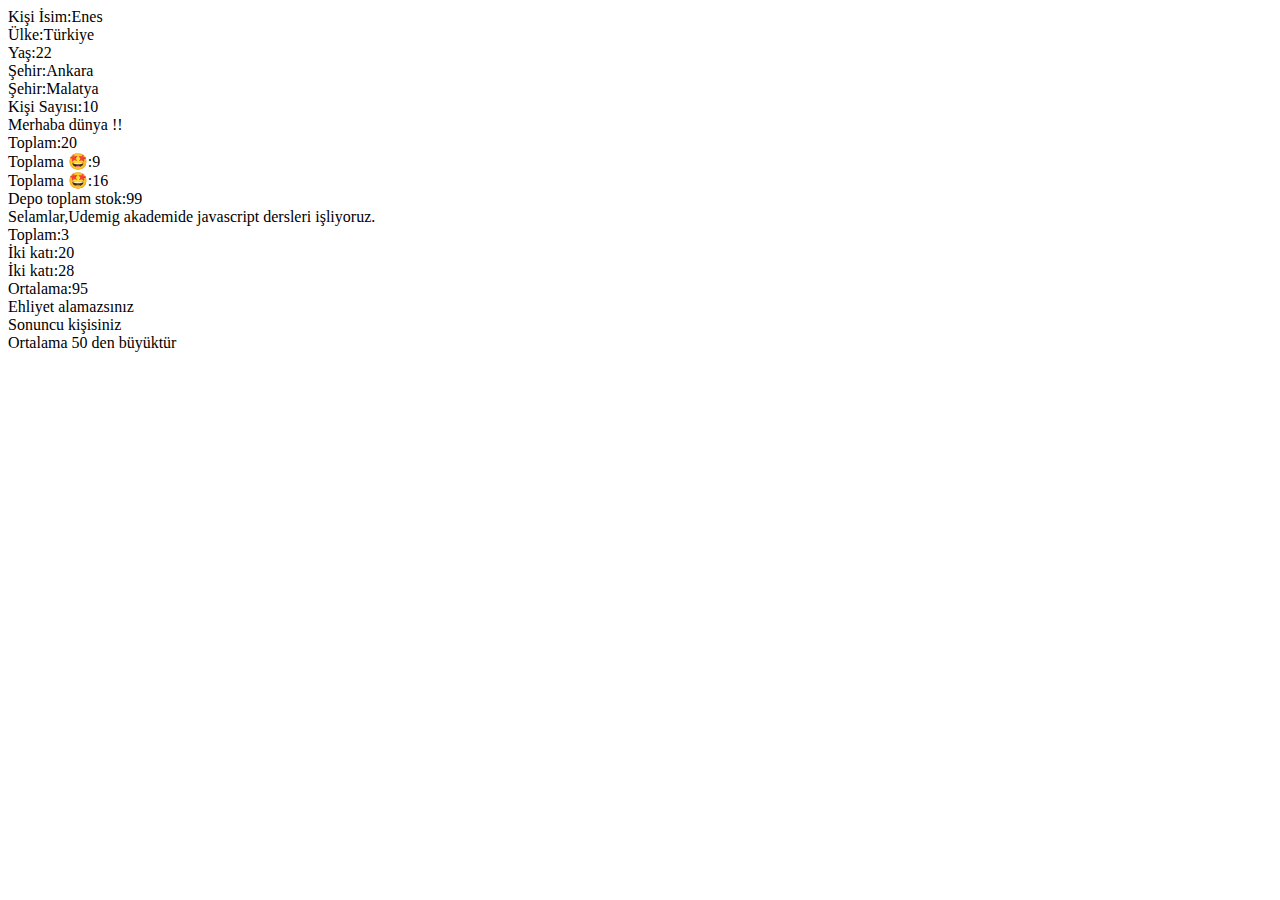
<file: ders-1/index.html>
<!DOCTYPE html>
<html lang="en">
  <head>
    <meta charset="UTF-8" />
    <meta name="viewport" content="width=device-width, initial-scale=1.0" />
    <title>Js Ders-1</title>
  </head>
  <body>
    <!-- * Js Bağlantı -->
    <script src="./main.js"></script>
  </body>
</html>
</file>
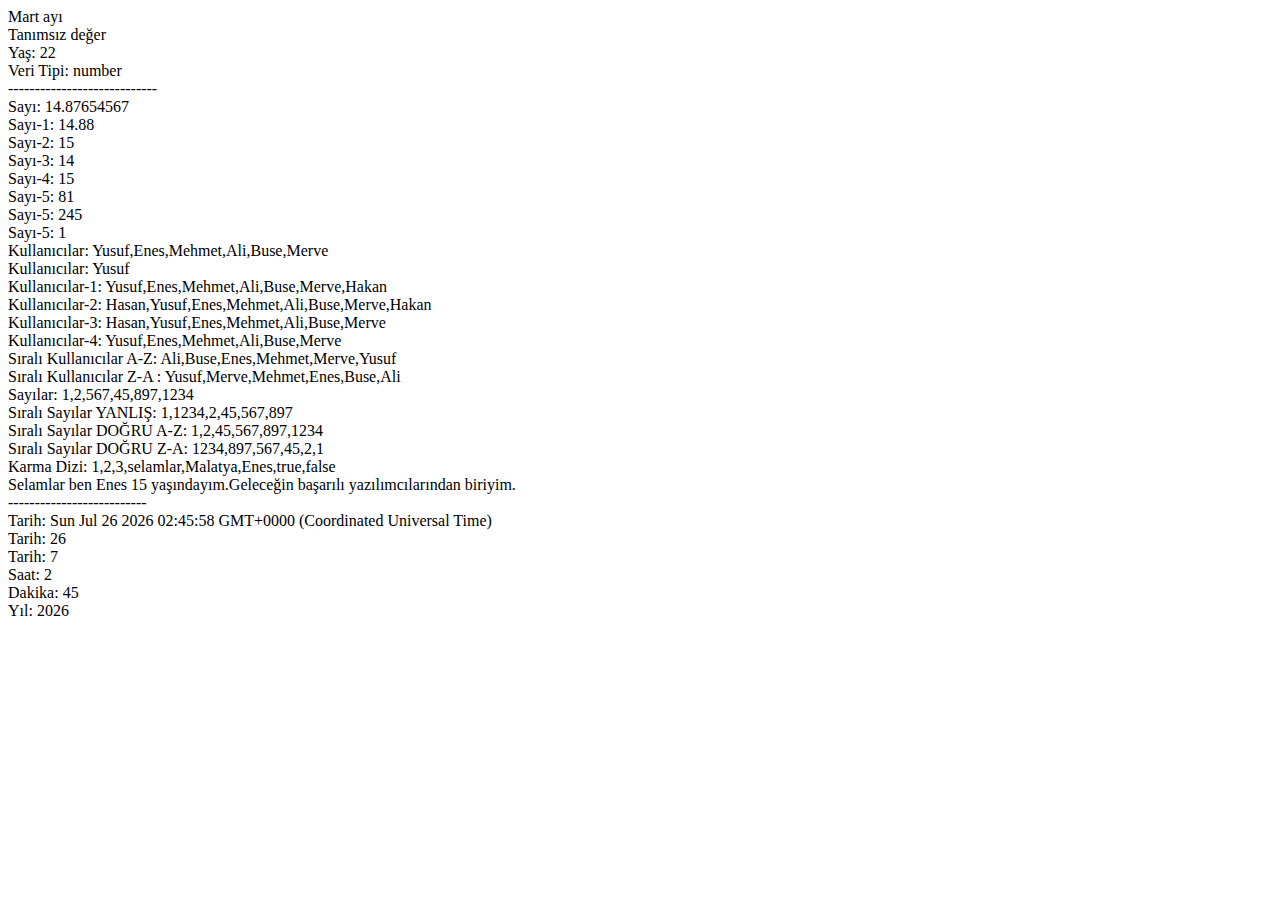
<file: ders-2/index.html>
<!DOCTYPE html>
<html lang="en">
  <head>
    <meta charset="UTF-8" />
    <meta name="viewport" content="width=device-width, initial-scale=1.0" />
    <title>Ders-2</title>
  </head>
  <body>
    <!-- * Js Bağlantı -->
    <script src="./main.js"></script>
  </body>
</html>
</file>
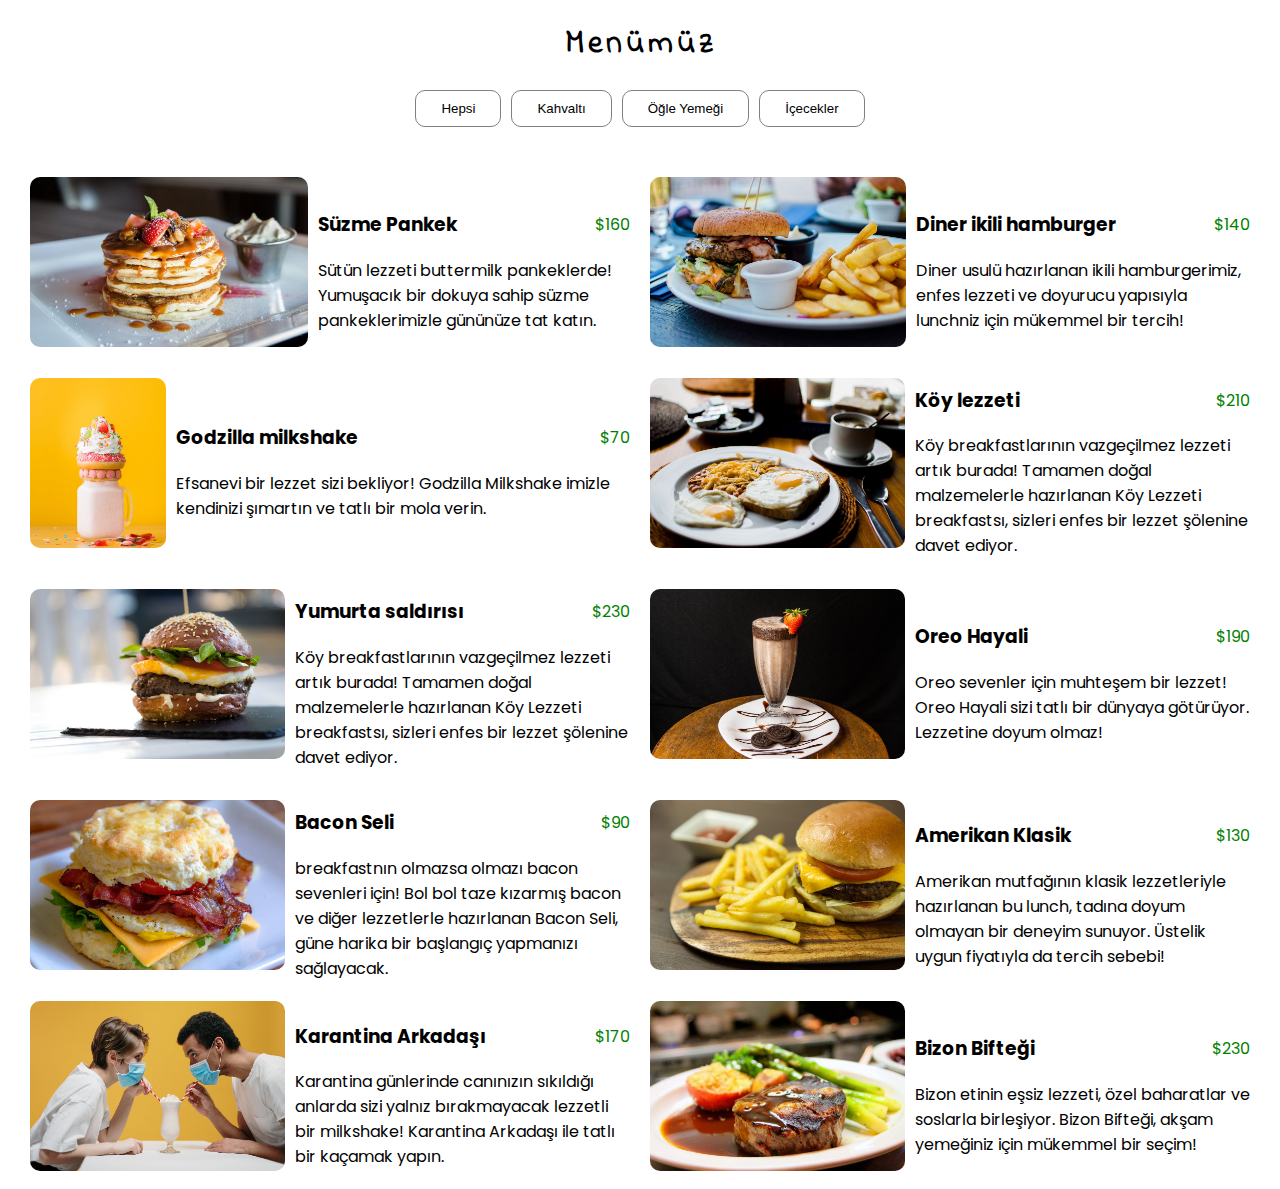
<file: js-projeleri/menu-project/index.html>
<!DOCTYPE html>
<html lang="en">
  <head>
    <meta charset="UTF-8" />
    <meta name="viewport" content="width=device-width, initial-scale=1.0" />
    <title>Menu</title>
    <!-- * Css Link -->
    <link rel="stylesheet" href="style.css" />
  </head>
  <body>
    <!-- Başlık -->
    <h1>Menümüz</h1>

    <!-- Butonlar -->
    <div class="buttons">
      <button class="filter-btn" data-category="all">Hepsi</button>
      <button class="filter-btn" data-category="breakfast">Kahvaltı</button>
      <button class="filter-btn" data-category="lunch">Öğle Yemeği</button>
      <button class="filter-btn" data-category="shakes">İçecekler</button>
    </div>
    <!-- Html elemanlarına dinamik özellikler atamak için data- kullanılır.Bu sayede elemanlara dinamik değerler atanmış olur. -->

    <!-- Ürünler -->
    <div class="menu-area">
      <!-- <div class="card">
        <img src="http://127.0.0.1:49579/images/item-2.jpeg" alt="" />
        <div class="card-info">
          <div class="name">
            <h3>Diner ikili hamburger</h3>
            <p>$ 13.99</p>
          </div>
          <div class="desc">
            Diner usulü hazırlanan ikili hamburgerimiz, enfes lezzeti ve
            doyurucu yapısıyla lunchniz için mükemmel bir tercih!
          </div>
        </div>
      </div>
  
      <div class="card">
        <img src="http://127.0.0.1:49579/images/item-2.jpeg" alt="" />
        <div class="card-info">
          <div class="name">
            <h3>Diner ikili hamburger</h3>
            <p>$ 13.99</p>
          </div>
          <div class="desc">
            Diner usulü hazırlanan ikili hamburgerimiz, enfes lezzeti ve
            doyurucu yapısıyla lunchniz için mükemmel bir tercih!
          </div>
        </div>
      </div>
  
      <div class="card">
        <img src="http://127.0.0.1:49579/images/item-2.jpeg" alt="" />
        <div class="card-info">
          <div class="name">
            <h3>Diner ikili hamburger</h3>
            <p>$ 13.99</p>
          </div>
          <div class="desc">
            Diner usulü hazırlanan ikili hamburgerimiz, enfes lezzeti ve
            doyurucu yapısıyla lunchniz için mükemmel bir tercih!
          </div>
        </div>
      </div>
  
      <div class="card">
        <img src="http://127.0.0.1:49579/images/item-2.jpeg" alt="" />
        <div class="card-info">
          <div class="name">
            <h3>Diner ikili hamburger</h3>
            <p>$ 13.99</p>
          </div>
          <div class="desc">
            Diner usulü hazırlanan ikili hamburgerimiz, enfes lezzeti ve
            doyurucu yapısıyla lunchniz için mükemmel bir tercih!
          </div>
        </div>
      </div>
  
      <div class="card">
        <img src="http://127.0.0.1:49579/images/item-2.jpeg" alt="" />
        <div class="card-info">
          <div class="name">
            <h3>Diner ikili hamburger</h3>
            <p>$ 13.99</p>
          </div>
          <div class="desc">
            Diner usulü hazırlanan ikili hamburgerimiz, enfes lezzeti ve
            doyurucu yapısıyla lunchniz için mükemmel bir tercih!
          </div>
        </div>
      </div>
  
      <div class="card">
        <img src="http://127.0.0.1:49579/images/item-2.jpeg" alt="" />
        <div class="card-info">
          <div class="name">
            <h3>Diner ikili hamburger</h3>
            <p>$ 13.99</p>
          </div>
          <div class="desc">
            Diner usulü hazırlanan ikili hamburgerimiz, enfes lezzeti ve
            doyurucu yapısıyla lunchniz için mükemmel bir tercih!
          </div>
        </div>
      </div>
  
      <div class="card">
        <img src="http://127.0.0.1:49579/images/item-2.jpeg" alt="" />
        <div class="card-info">
          <div class="name">
            <h3>Diner ikili hamburger</h3>
            <p>$ 13.99</p>
          </div>
          <div class="desc">
            Diner usulü hazırlanan ikili hamburgerimiz, enfes lezzeti ve
            doyurucu yapısıyla lunchniz için mükemmel bir tercih!
          </div>
        </div>
      </div> -->
    </div>

    <!-- * Js Bağlantı -->
    <script src="./js/main.js" type="module"></script>
  </body>
</html>
</file>
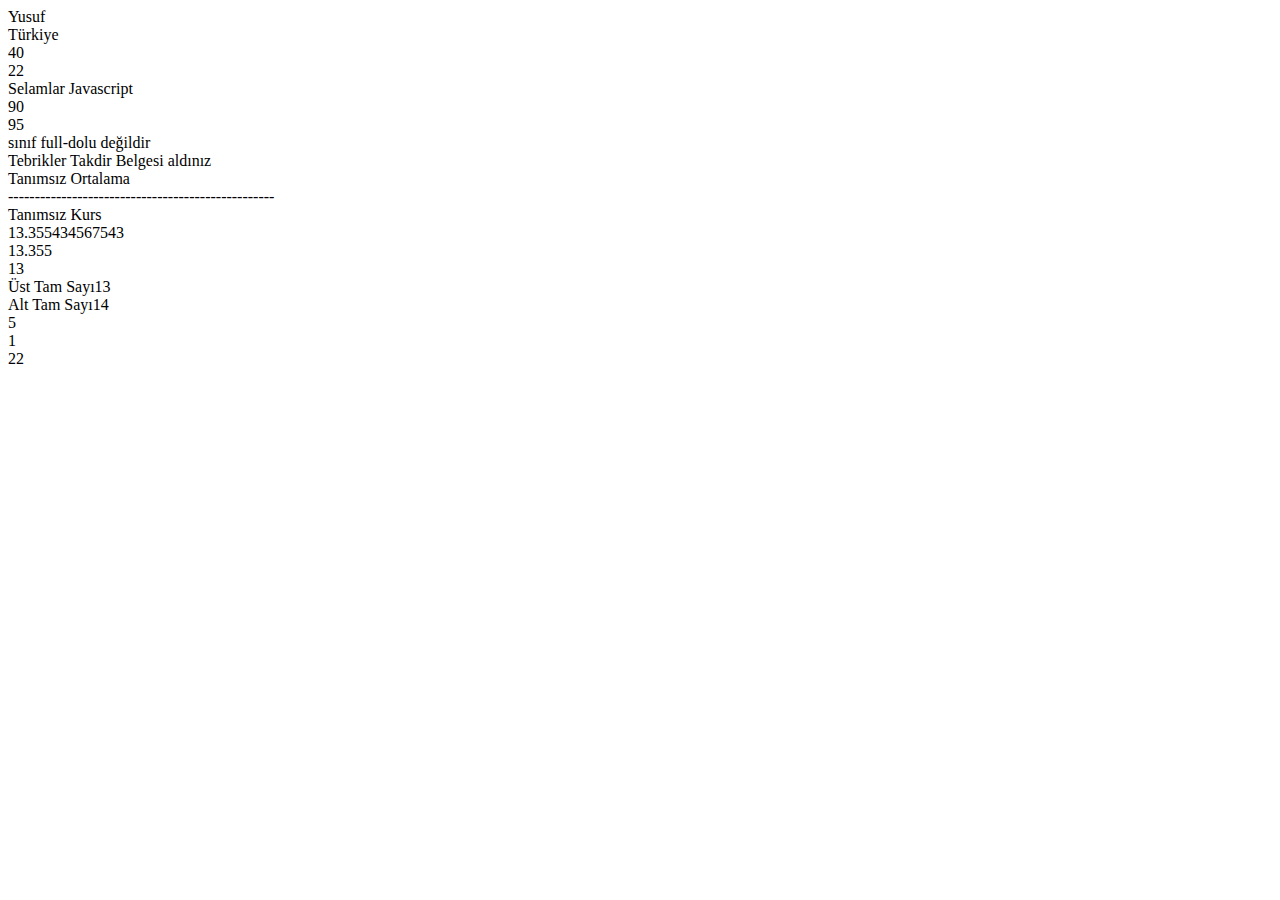
<file: telafi-dersleri/ders-1/index.html>
<!DOCTYPE html>
<html lang="en">
  <head>
    <meta charset="UTF-8" />
    <meta name="viewport" content="width=device-width, initial-scale=1.0" />
    <title>Telafi Ders-1</title>
  </head>
  <body>
    <!-- * Js Bağlantı -->
    <script src="./main.js"></script>
  </body>
</html>
</file>
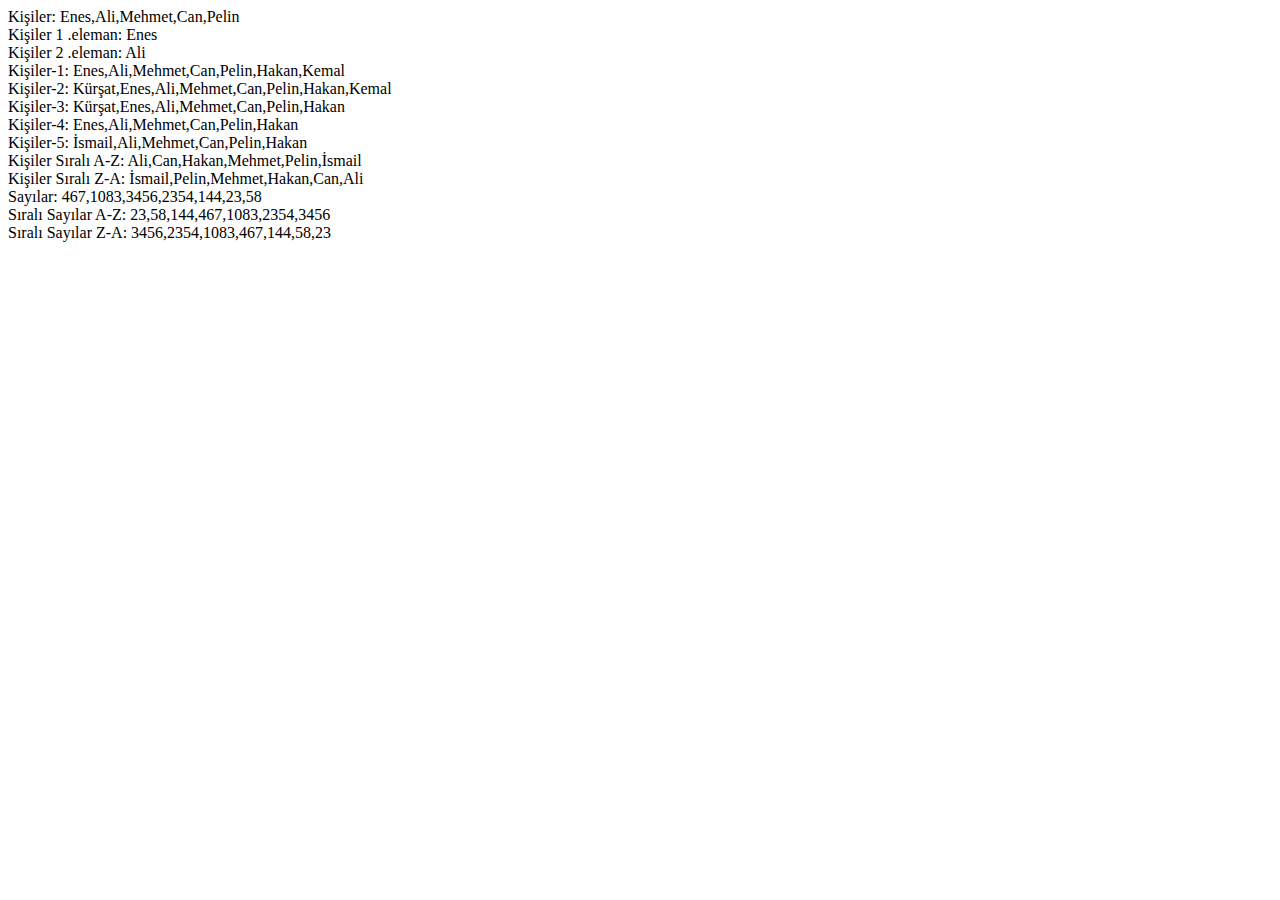
<file: telafi-dersleri/ders-2/index.html>
<!DOCTYPE html>
<html lang="en">
  <head>
    <meta charset="UTF-8" />
    <meta name="viewport" content="width=device-width, initial-scale=1.0" />
    <title>Telafi Ders-2</title>
  </head>
  <body>
    <!-- * Js Bağlantı -->
    <script src="./main.js"></script>
  </body>
</html>
</file>
<file: js-projeleri/menu-project/style.css>
/* * Google Fonts */
@import url("https://fonts.googleapis.com/css2?family=Indie+Flower&family=Poppins:ital,wght@0,100;0,200;0,300;0,400;0,500;0,600;0,700;0,800;0,900;1,100;1,200;1,300;1,400;1,500;1,600;1,700;1,800;1,900&display=swap");

body {
  font-family: "Poppins", serif;
}

h1 {
  font-family: "Indie Flower", serif;
  text-align: center;
  font-size: 32px;
  letter-spacing: 4px;
}

.buttons {
  display: flex;
  justify-content: center;
  gap: 10px;
}

button {
  background: none;
  padding: 10px 25px;
  border: 1px solid gray;
  border-radius: 10px;
  transition: all 0.4s;
}

button:hover {
  background-color: black;
  color: white;
}

.menu-area {
  margin-top: 40px;
  display: flex;
  flex-wrap: wrap;
  justify-content: center;
}

.card {
  display: flex;
  align-items: center;
  gap: 10px;
  max-width: 600px;
  margin: 10px;
}

.card img {
  height: 170px;

  border-radius: 10px;
}

.card .card-info .name {
  display: flex;
  align-items: center;
  justify-content: space-between;
}
.card .card-info .name p {
  white-space: nowrap;
  color: green;
}
</file>
